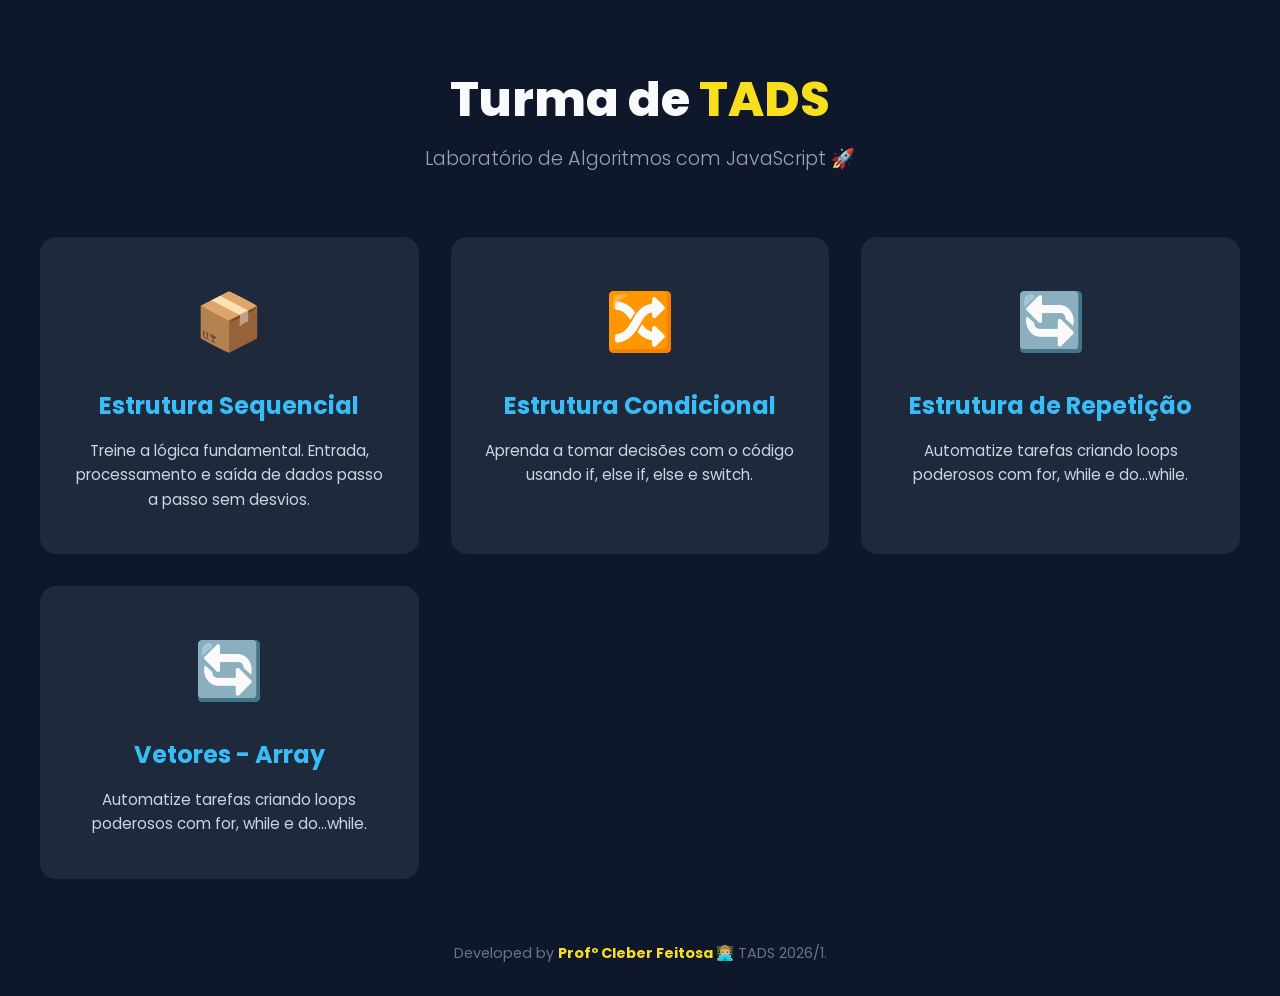
<file: tads2026/index.html>
<html lang="pt-BR">
<head>
    <meta charset="UTF-8">
    <meta name="viewport" content="width=device-width, initial-scale=1.0">
    <title>TADS | Desafios JavaScript</title>
    <link href=<!DOCTYPE html>
<html lang="pt-BR">
<head>

    <meta charset="UTF-8">
    <meta name="viewport" content="width=device-width, initial-scale=1.0">
    <title>TADS | Desafios JavaScript</title>
    <link href="https://fonts.googleapis.com/css2?family=Poppins:wght@300;400;600;800&display=swap" rel="stylesheet">
    <link rel="stylesheet" href="style.css">
</head>
<body>

    <header>
        <h1>Turma de <span>TADS</span></h1>
        <p>Laboratório de Algoritmos com JavaScript 🚀</p>
    </header>

    <main>
        <div class="container">
            <a href="sequencial/sequencial.html" class="card">
                <div class="icon">📦</div>
                <h2>Estrutura Sequencial</h2>
                <p>Treine a lógica fundamental. Entrada, processamento e saída de dados passo a passo sem desvios.</p>
            </a>

            <a href="condicional.html" class="card">
                <div class="icon">🔀</div>
                <h2>Estrutura Condicional</h2>
                <p>Aprenda a tomar decisões com o código usando if, else if, else e switch.</p>
            </a>

            <a href="repeticao.html" class="card">
                <div class="icon">🔄</div>
                <h2>Estrutura de Repetição</h2>
                <p>Automatize tarefas criando loops poderosos com for, while e do...while.</p>
            </a>

            <a href="vetores/alturas/alturas.html" class="card">
                <div class="icon">🔄</div>
                <h2>Vetores - Array</h2>
                <p>Automatize tarefas criando loops poderosos com for, while e do...while.</p>
            </a>
        </div>
    </main>

    <footer>
        <!-- <p>Desenvolvido com <strong>JavaScript</strong> para os discentes de TADS.</p> -->
        <p>Developed by <strong>Profº Cleber Feitosa 👨🏼‍💻</strong> TADS 2026/1.</p>
    </footer>

</body>
</html>
    <link rel="stylesheet" href="style.css">
</head>
<body>
</file>
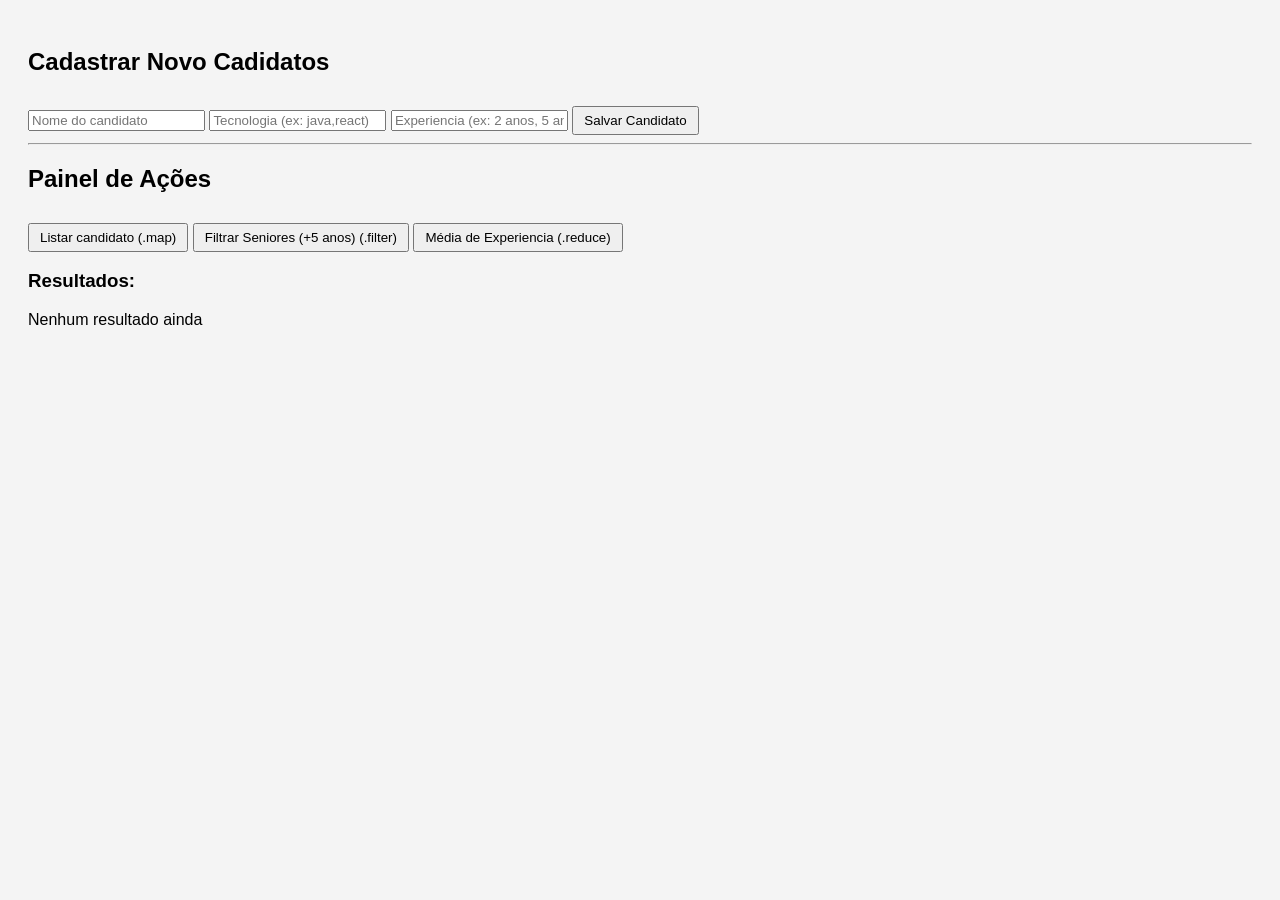
<file: recrutamento-main/recrutamento-main/index.html>
<!DOCTYPE html>
<html lang="en">
<head>
    <meta charset="UTF-8">
    <meta name="viewport" content="width=device-width, initial-scale=1.0">
    <title>Recrutamento Tech</title>
    <link rel="stylesheet" href="style.css">
</head>
<body>
    <h2>Cadastrar Novo Cadidatos</h2>
    <form id="formCandidato">
        <input type="text" id="nome" placeholder="Nome do candidato" required>
        <input type="text" id="tecnologia" placeholder="Tecnologia (ex: java,react)" required>
        <input type="text" id="experiencia" placeholder="Experiencia (ex: 2 anos, 5 anos)" required>

        <button type="submit">Salvar Candidato</button>
        </form>

        <hr>

        <h2>Painel de Ações</h2>
        <button onclick="ListarTodos()">Listar candidato (.map)</button>
        <button onclick="filtrarSeniores()">Filtrar Seniores (+5 anos) (.filter)</button>
        <button onclick="calcularMediaXP()">Média de Experiencia (.reduce)</button>

        <h3>Resultados:</h3>
        <div id="resultado">Nenhum resultado ainda</div>

        <script src="app.js"></script>
        </form>
</body>
</html>
</file>
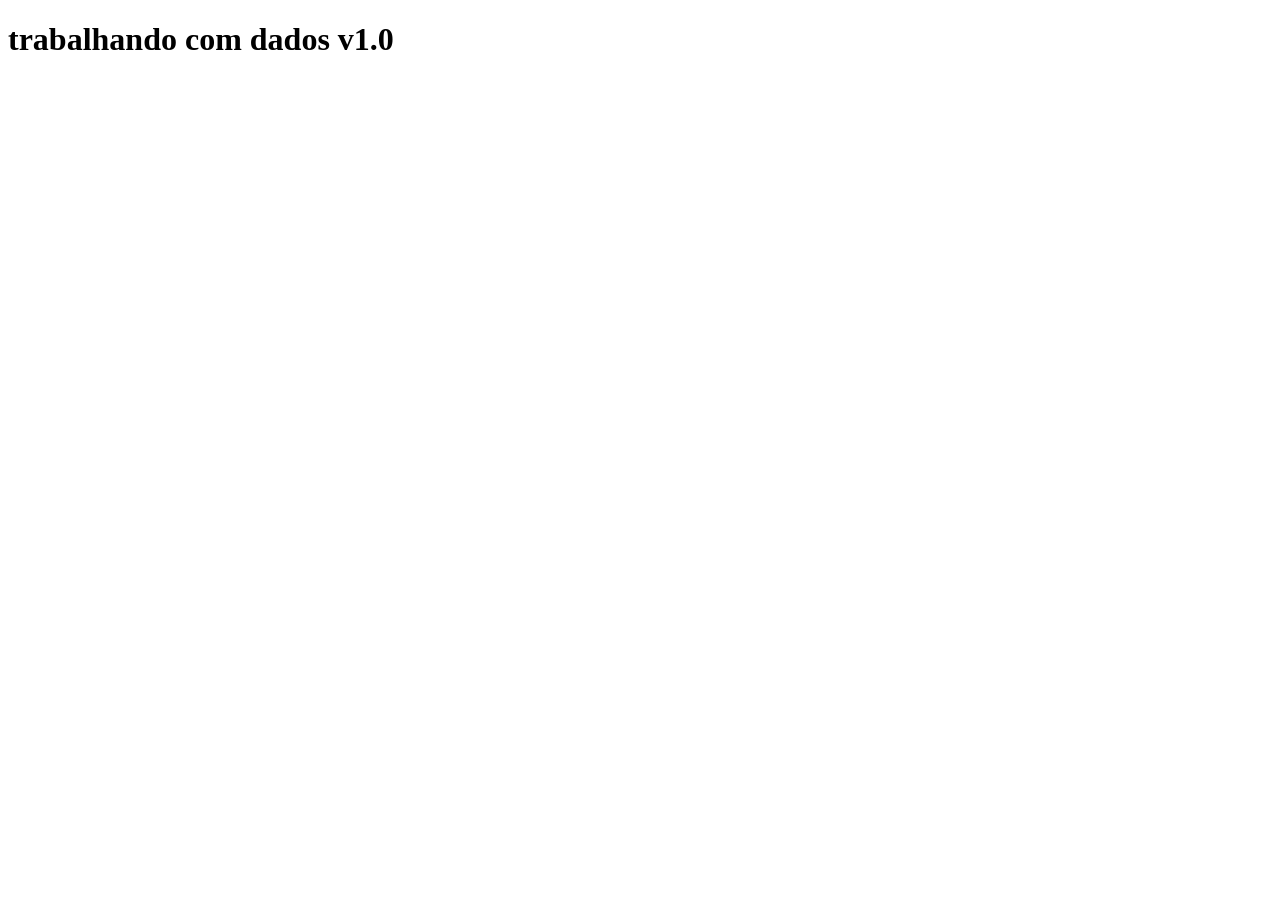
<file: tads2026/sequencial/ex003/index.html>
<!DOCTYPE html>
<html lang="en">
<head>
    <meta charset="UTF-8">
    <meta name="viewport" content="width=device-width, initial-scale=1.0">
    <title>Document</title>
</head>
<body>
<h1> trabalhando com dados v1.0</h1>
</BUTOON> <anclik class=
</html>
</file>
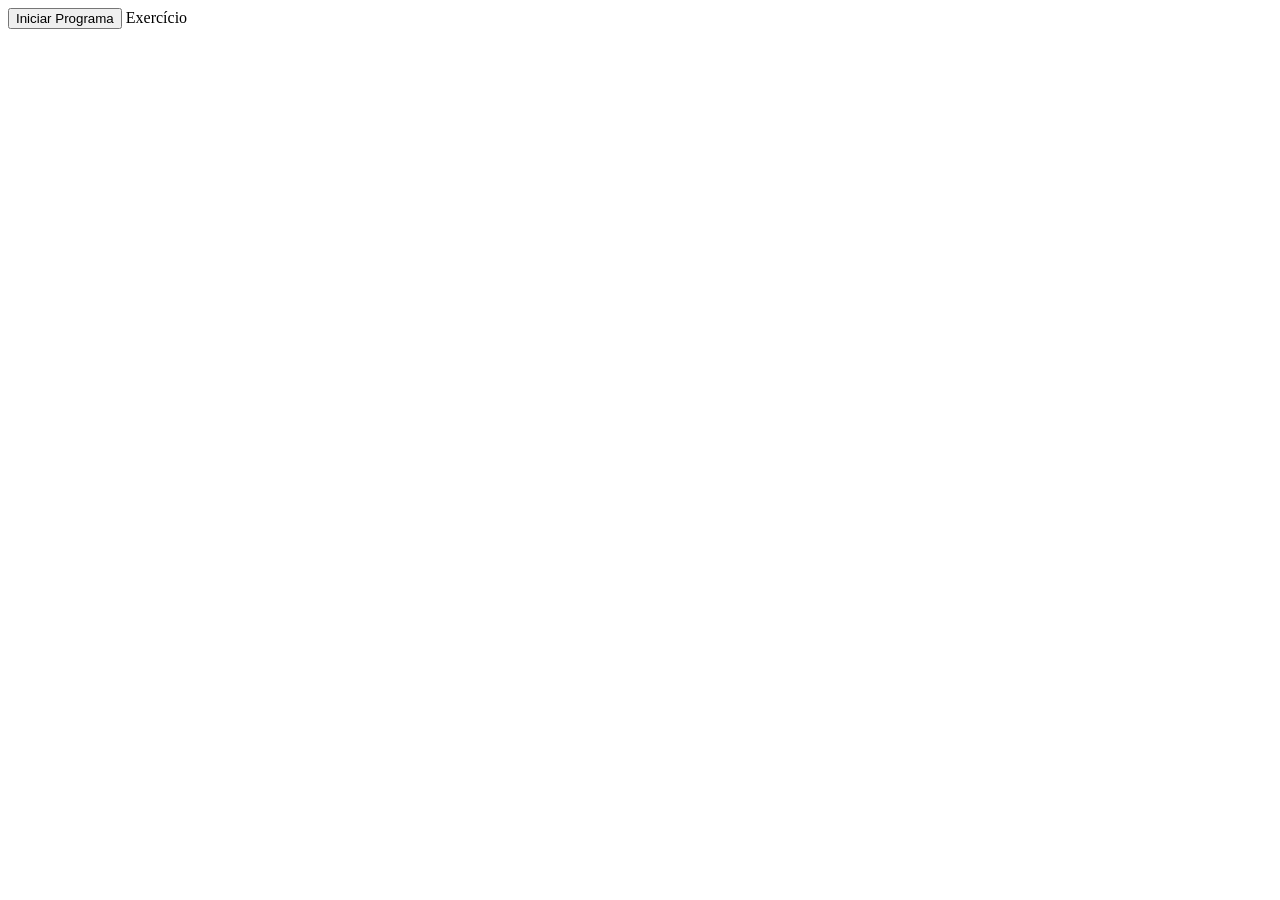
<file: tads2026/vetores/alturas/alturas.html>
<!DOCTYPE html>
<html lang="en">
<head>
    <meta charset="UTF-8">
    <meta name="viewport" content="width=device-width, initial-scale=1.0">
    <title>Exercício de Alturas</title>
</head>
<body>
    <button onclick="mainb()">Iniciar Programa</button>

    <script src="alturas.js"></script>
</body>
</html>
Exercício
</file>
<file: tads2026/style.css>
/* 1. Reset e Configurações Globais */
* {
    margin: 0;
    padding: 0;
    box-sizing: border-box;
    font-family: 'Poppins', sans-serif;
}

/* 2. Variáveis de Cores (Paleta Dark Mode) */
:root {
    --bg-color: #0f172a;
    --card-bg: #1e293b;
    --text-color: #f8fafc;
    --js-yellow: #f7df1e;
    --accent-blue: #38bdf8;
}

/* 3. Estilo do Corpo da Página */
body {
    background-color: var(--bg-color);
    color: var(--text-color);
    display: flex;
    flex-direction: column;
    min-height: 100vh;
}

/* 4. Cabeçalho */
header {
    text-align: center;
    padding: 4rem 2rem 2rem;
    animation: fadeInDown 1s ease;
}

header h1 { font-size: 3rem; font-weight: 800; margin-bottom: 0.5rem; }
header h1 span { color: var(--js-yellow); }
header p { font-size: 1.2rem; color: #94a3b8; font-weight: 300; }

/* 5. Área Principal e Grid */
main {
    flex: 1;
    display: flex;
    justify-content: center;
    align-items: center;
    padding: 2rem;
}

.container {
    display: grid;
    grid-template-columns: repeat(auto-fit, minmax(300px, 1fr));
    gap: 2rem;
    max-width: 1200px;
    width: 100%;
}

/* 6. Os Cards de Exercícios */
.card {
    background-color: var(--card-bg);
    border-radius: 16px;
    padding: 2.5rem 2rem;
    text-align: center;
    text-decoration: none;
    color: var(--text-color);
    transition: all 0.3s ease;
    position: relative;
    overflow: hidden;
    border: 2px solid transparent;
    animation: fadeInUp 1s ease;
}

.icon { font-size: 3.5rem; margin-bottom: 1.5rem; }
.card h2 { font-size: 1.5rem; margin-bottom: 1rem; color: var(--accent-blue); }
.card p { font-size: 0.95rem; color: #cbd5e1; line-height: 1.6; }

/* 7. Efeitos de Interação (Hover) */
.card::before {
    content: '';
    position: absolute;
    top: 0; left: 0;
    width: 100%; height: 4px;
    background-color: var(--js-yellow);
    transform: scaleX(0);
    transition: transform 0.3s ease;
    transform-origin: left;
}

.card:hover {
    transform: translateY(-10px);
    border-color: rgba(247, 223, 30, 0.3);
    box-shadow: 0 15px 30px rgba(0, 0, 0, 0.4), 0 0 20px rgba(247, 223, 30, 0.1);
}

.card:hover::before { transform: scaleX(1); }

/* 8. Rodapé */
footer { text-align: center; padding: 2rem; color: #64748b; font-size: 0.9rem; }
footer strong { color: var(--js-yellow); }

/* 9. Animações de Entrada */
@keyframes fadeInDown {
    from { opacity: 0; transform: translateY(-30px); }
    to { opacity: 1; transform: translateY(0); }
}

@keyframes fadeInUp {
    from { opacity: 0; transform: translateY(30px); }
    to { opacity: 1; transform: translateY(0); }
}

.card:nth-child(1) { animation-delay: 0.1s; animation-fill-mode: both; }
.card:nth-child(2) { animation-delay: 0.3s; animation-fill-mode: both; }
.card:nth-child(3) { animation-delay: 0.5s; animation-fill-mode: both; }
</file>
<file: recrutamento-main/recrutamento-main/style.css>
body { font-family:arial, sans-serif;
       padding: 20px;
       background-color: #f4f4f4;                        
    }

    .card { border: 1px solid #ccc;
      padding: 15px;
      margin-bottom: 10px;
      border-radius: 5px;
     
    }
   
    button { margin-top:  10px;
    padding: 5px 10px;
    cursor: pointer;
   
    }
</file>
